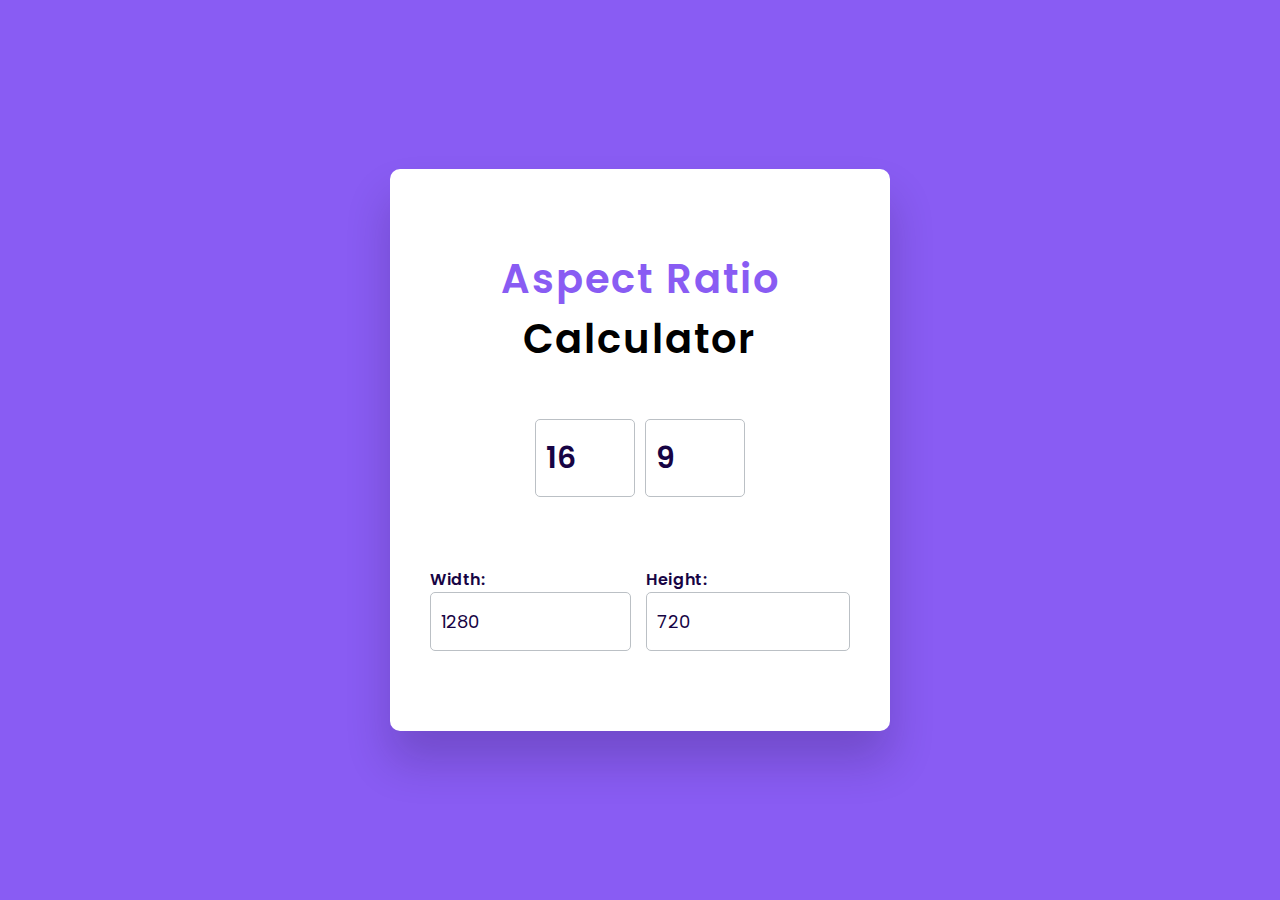
<file: VS Code/JS_HTML_CSS_Projects/Aspect Ratio Calc/index.html>
<!DOCTYPE html>
<html lang="en">

<head>
    <meta charset="UTF-8">
    <meta http-equiv="X-UA-Compatible" content="IE=edge">
    <meta name="viewport" content="width=device-width, initial-scale=1.0">
    <link rel="stylesheet" href="style.css">
    <title>Day #9 - Aspect Ratio Calculator | AsmrProg</title>
</head>

<body>

    <div class="container">
        <h2>
            <span>Aspect Ratio</span>
            Calculator
        </h2>
        <div class="wrapper-1">
            <input type="number" id="ratio-width" value="16">
            <input type="number" id="ratio-height" value="9">
        </div>
        <div class="box">
            <div class="wrapper-2">
                <label for="width">Width:</label>
                <input type="number" id="width" value="1280">
            </div>
            <div class="wrapper-3">
                <label for="height">Height:</label>
                <input type="number" id="height" value="720">
            </div>
        </div>
    </div>

    <script src="index.js"></script>
</body>

</html>
</file>
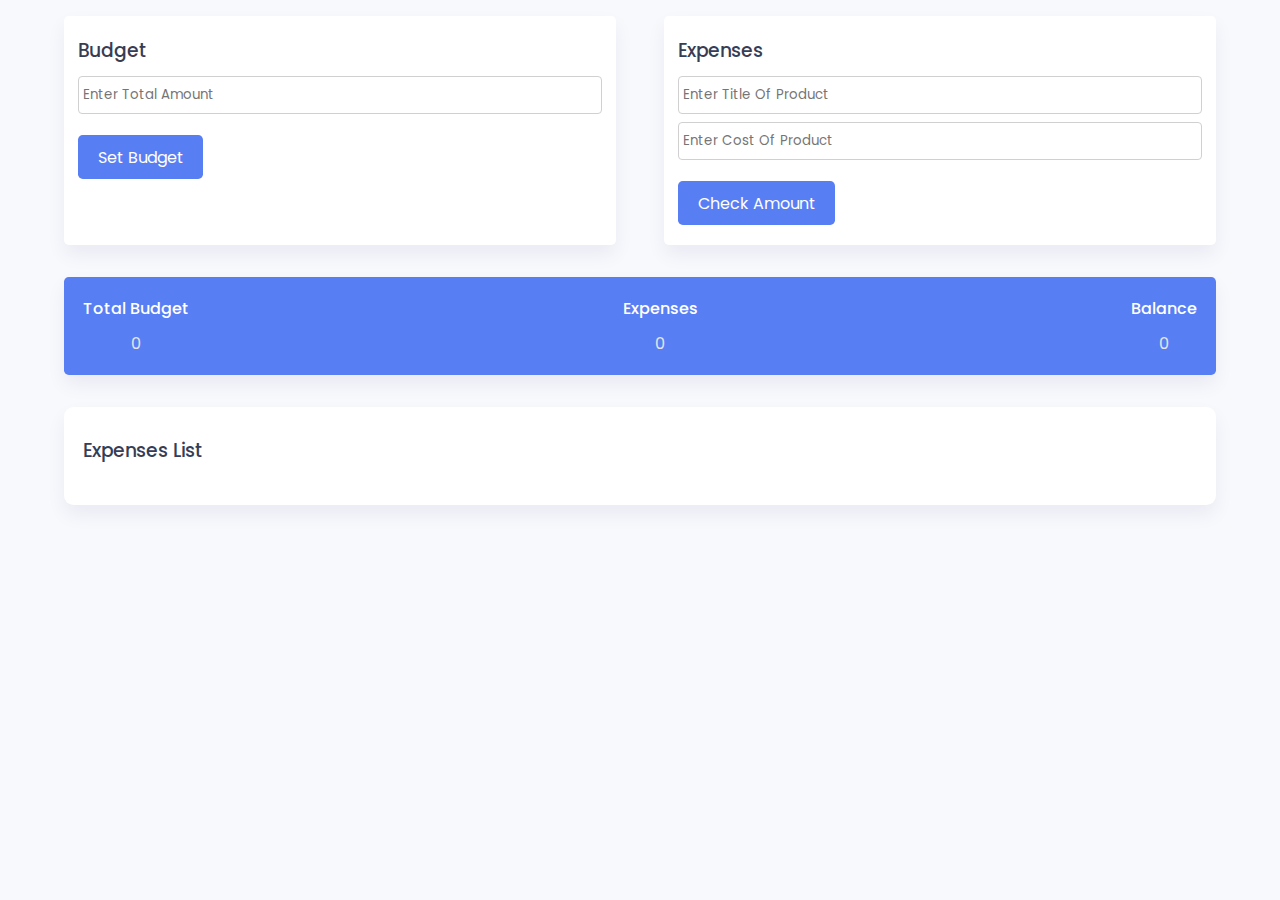
<file: VS Code/JS_HTML_CSS_Projects/Budget_App/index.html>
<!DOCTYPE html>
<html lang="en">

<head>
    <meta charset="UTF-8">
    <meta http-equiv="X-UA-Compatible" content="IE=edge">
    <meta name="viewport" content="width=device-width, initial-scale=1.0">
    <link rel="stylesheet" href="https://cdnjs.cloudflare.com/ajax/libs/font-awesome/6.3.0/css/all.min.css">
    <link rel="stylesheet" href="style.css">
    <title>Budget App</title>
</head>

<body>

    <div class="wrapper">
        <div class="container">
            <div class="sub-container">
                <div class="total-amount-container">
                    <h3>Budget</h3>
                    <p class="hide error" id="budget-error">
                        Value cannot be empty or negative
                    </p>
                    <input type="number" id="total-amount" placeholder="Enter Total Amount">
                    <button class="submit" id="total-amount-button">
                        Set Budget
                    </button>
                </div>

                <div class="user-amount-container">
                    <h3>Expenses</h3>
                    <p class="hide error" id="product-title-error">
                        Values cannot be empty
                    </p>
                    <input type="text" class="product-title" id="product-title" placeholder="Enter Title Of Product">
                    <input type="number" id="user-amount" placeholder="Enter Cost Of Product">
                    <button class="submit" id="check-amount">Check Amount</button>
                </div>
            </div>

            <div class="output-container flex-space">
                <div>
                    <p>Total Budget</p>
                    <span id="amount">
                        0
                    </span>
                </div>
                <div>
                    <p>Expenses</p>
                    <span id="expenditure-value">
                        0
                    </span>
                </div>
                <div>
                    <p>Balance</p>
                    <span id="balance-amount">
                        0
                    </span>
                </div>
            </div>
        </div>

        <div class="list">
            <h3>Expenses List</h3>
            <div class="list-container" id="list"></div>
        </div>

    </div>


    <script src="index.js"></script>
</body>

</html>
</file>
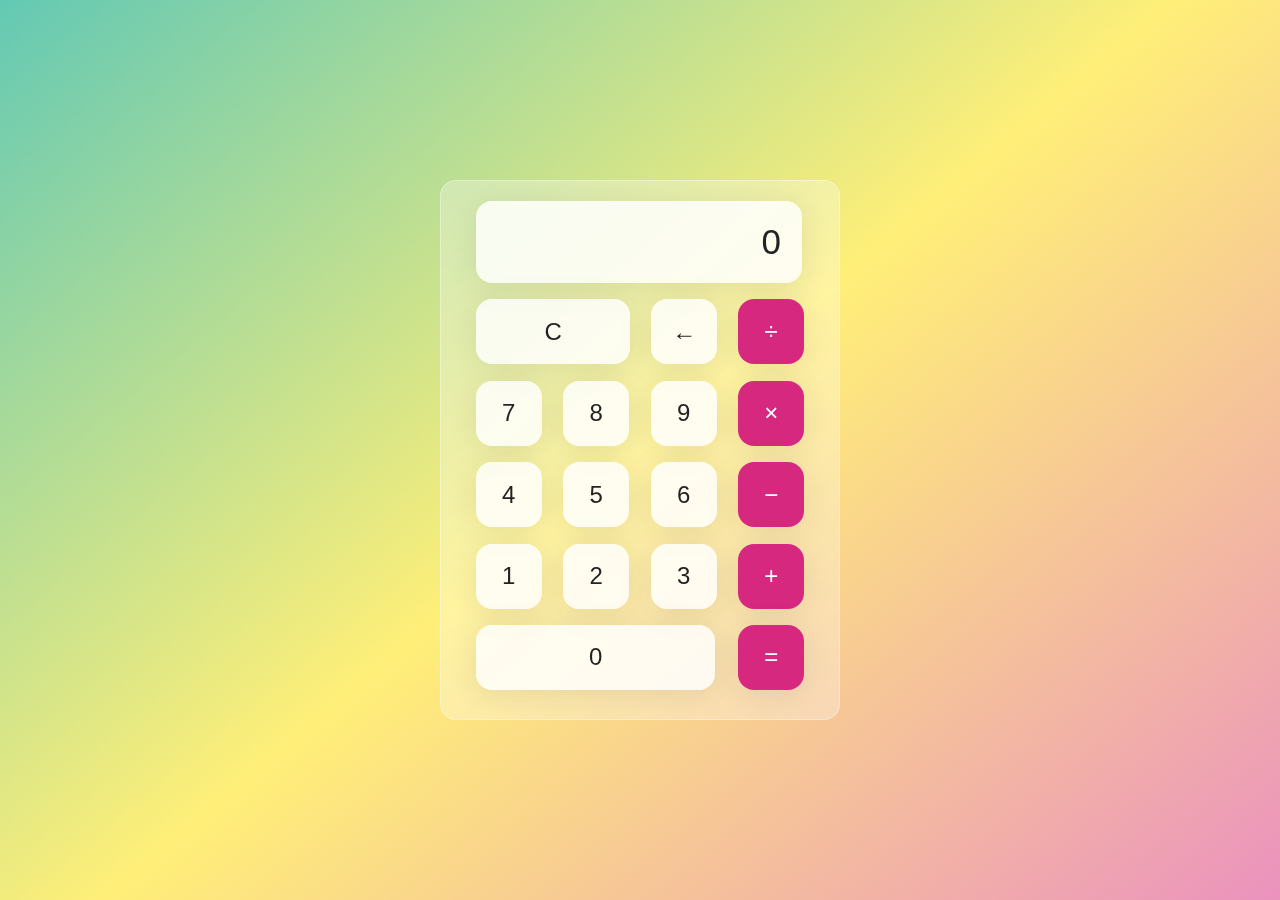
<file: VS Code/JS_HTML_CSS_Projects/Calculator/index.html>
<!DOCTYPE html>
<html lang="en">
<head>
    <meta charset="UTF-8">
    <meta http-equiv="X-UA-Compatible" content="IE=edge">
    <meta name="viewport" content="width=device-width, initial-scale=1.0">
    <link rel="stylesheet" href="style.css">    <title>Simple Calculator</title>
</head>
<body>

    <div class="wrapper">
        <section class="screen">
            0
        </section>

        <section class="calc-buttons">
            <div class="calc-button-row">
                <button class="calc-button double">
                    C
                </button>
                <button class="calc-button">
                    &larr;
                </button>
                <button class="calc-button">
                    &divide;
                </button>
            </div>

            <div class="calc-button-row">
                <button class="calc-button">
                    7
                </button>
                <button class="calc-button">
                    8
                </button>
                <button class="calc-button">
                    9
                </button>
                <button class="calc-button">
                    &times;
                </button>

            </div>

            <div class="calc-button-row">
                <button class="calc-button">
                    4
                </button>
                <button class="calc-button">
                    5
                </button>
                <button class="calc-button">
                    6
                </button>
                <button class="calc-button">
                    &minus;
                </button>
            </div>

            <div class="calc-button-row">
                <button class="calc-button">
                    1
                </button>
                <button class="calc-button">
                    2
                </button>
                <button class="calc-button">
                    3
                </button>
                <button class="calc-button">
                    &plus;
                </button>
            </div>

            <div class="calc-button-row">
                <button class="calc-button triple">
                    0
                </button>
                <button class="calc-button">
                    &equals;
                </button>
            </div>
            
        </section>
    </div>


    <script src="script.js"></script>
</body>
</html>
</file>
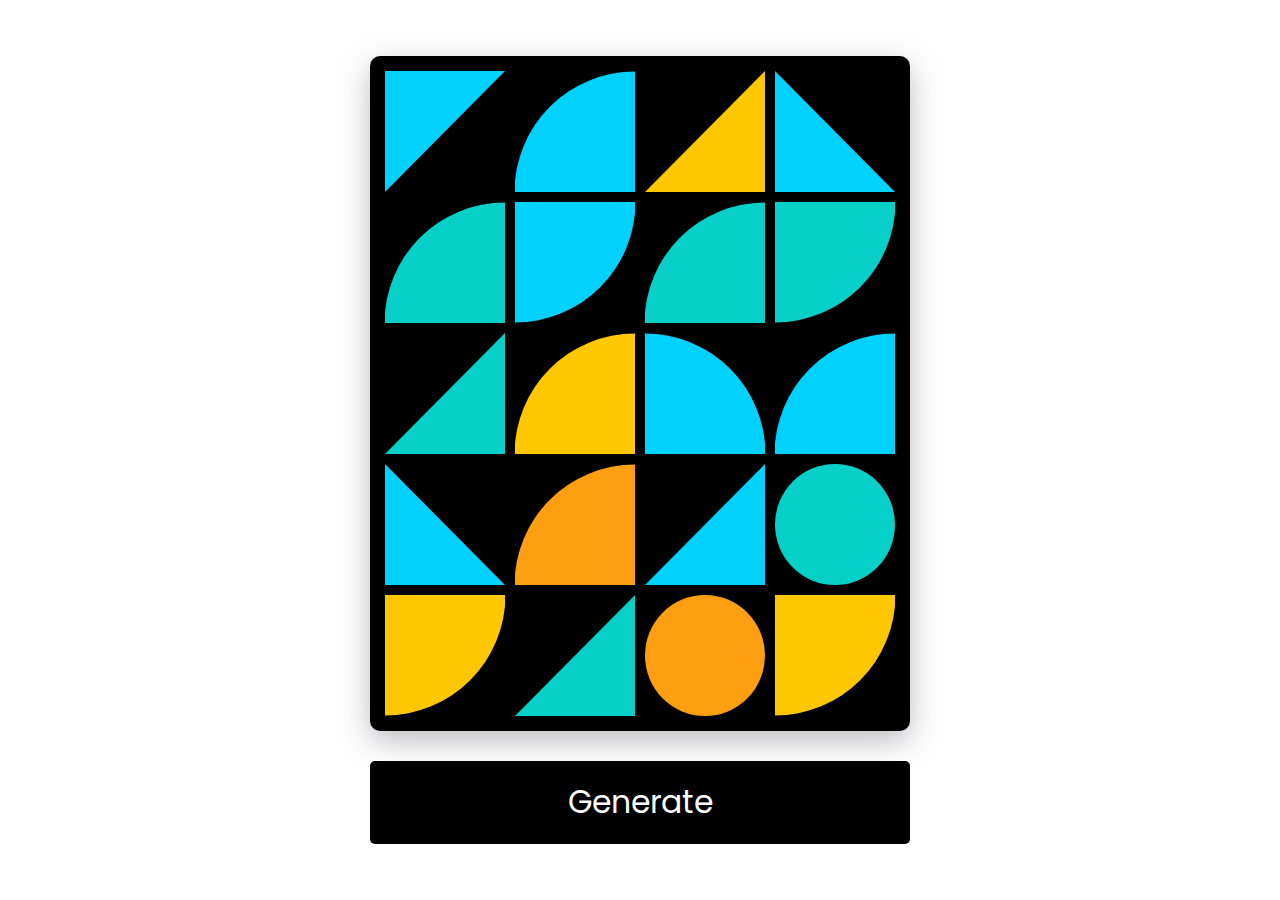
<file: VS Code/JS_HTML_CSS_Projects/Geometric_Art_Generator/index.html>
<!DOCTYPE html>
<html lang="en">

<head>
    <meta charset="UTF-8">
    <meta http-equiv="X-UA-Compatible" content="IE=edge">
    <meta name="viewport" content="width=device-width, initial-scale=1.0">
    <link rel="stylesheet" href="style.css">
    <title>Day #16 - GeoMetric Art Generator | AsmrProg</title>
</head>

<body>

    <div class="wrapper">
        <div class="container">
            <div></div>
            <div></div>
            <div></div>
            <div></div>
            <div></div>
            <div></div>
            <div></div>
            <div></div>
            <div></div>
            <div></div>
            <div></div>
            <div></div>
            <div></div>
            <div></div>
            <div></div>
            <div></div>
            <div></div>
            <div></div>
            <div></div>
            <div></div>
        </div>
        <button id="btn">Generate</button>
    </div>


    <script src="index.js"></script>
</body>

</html>
</file>
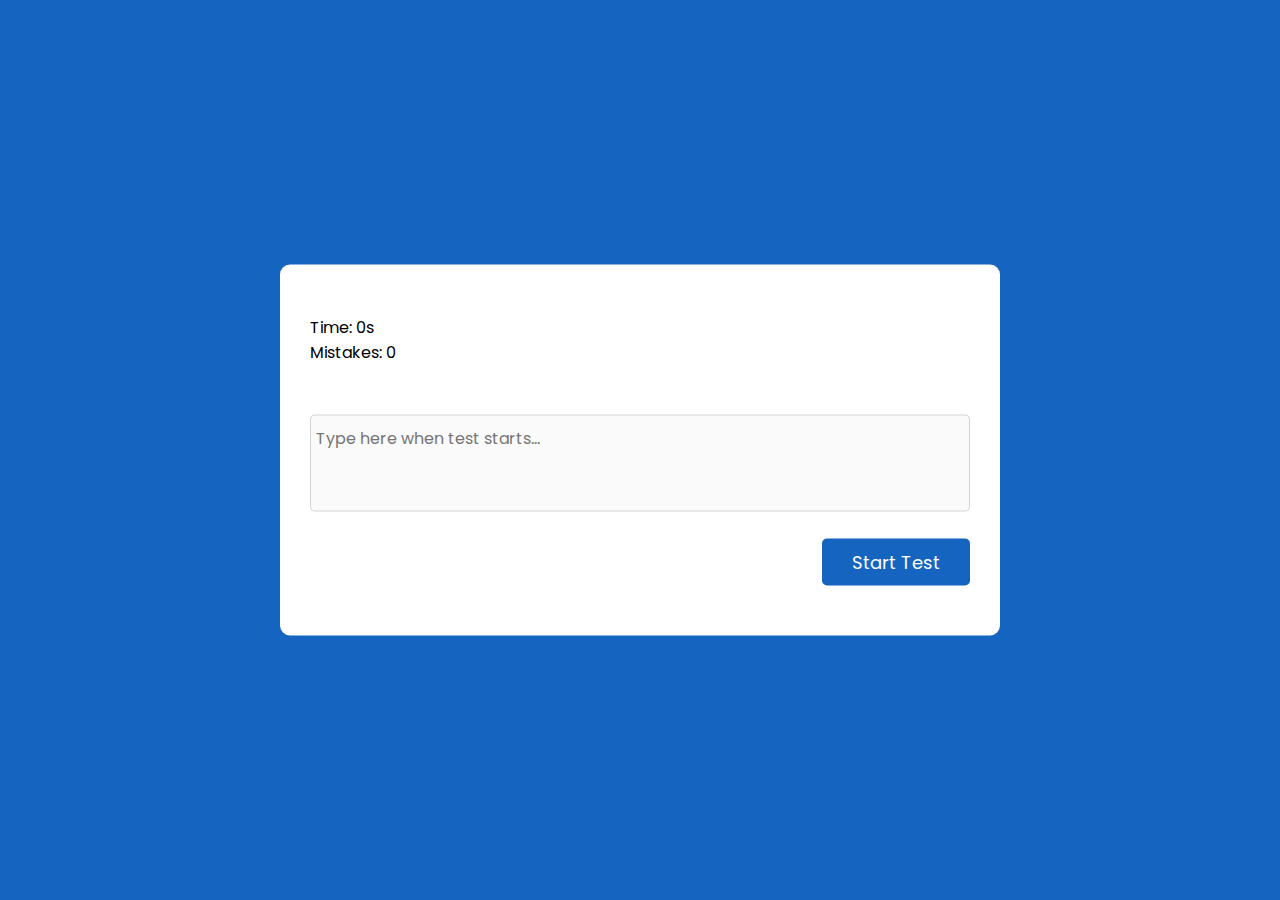
<file: VS Code/JS_HTML_CSS_Projects/JS_Type_Test/index.html>
<!DOCTYPE html>
<html lang="en">

<head>
    <meta charset="UTF-8">
    <meta http-equiv="X-UA-Compatible" content="IE=edge">
    <meta name="viewport" content="width=device-width, initial-scale=1.0">
    <link rel="stylesheet" href="style.css">
    <title>JS Type Test</title>
</head>

<body>
   
    <div class="container">
        <div class="class">
            <p>Time: <span id="timer">0s</span></p>
            <p>Mistakes: <span id="mistakes">0</span></p>
        </div>
        <div id="quote" onmousedown="return false"onselectstart="return false"></div>

        <textarea id="quote-input" rows="3"placeholder="Type here when test starts..."></textarea>

        <button id="start-test" onclick="startTest()">Start Test</button>
        <button id="stop-test" onclick="displayResults()">Stop Test</button>

        <div class="result">
            <h3>Result</h3>
            <div class="wrapper">
                <p>Accuracy: <span id="accuracy"></span></p>
                <p>Speed: <span id="wpm"></span></p>
            </div>
        </div>
    </div>

    
    <script src="index.js"></script>
</body>
</html>
</file>
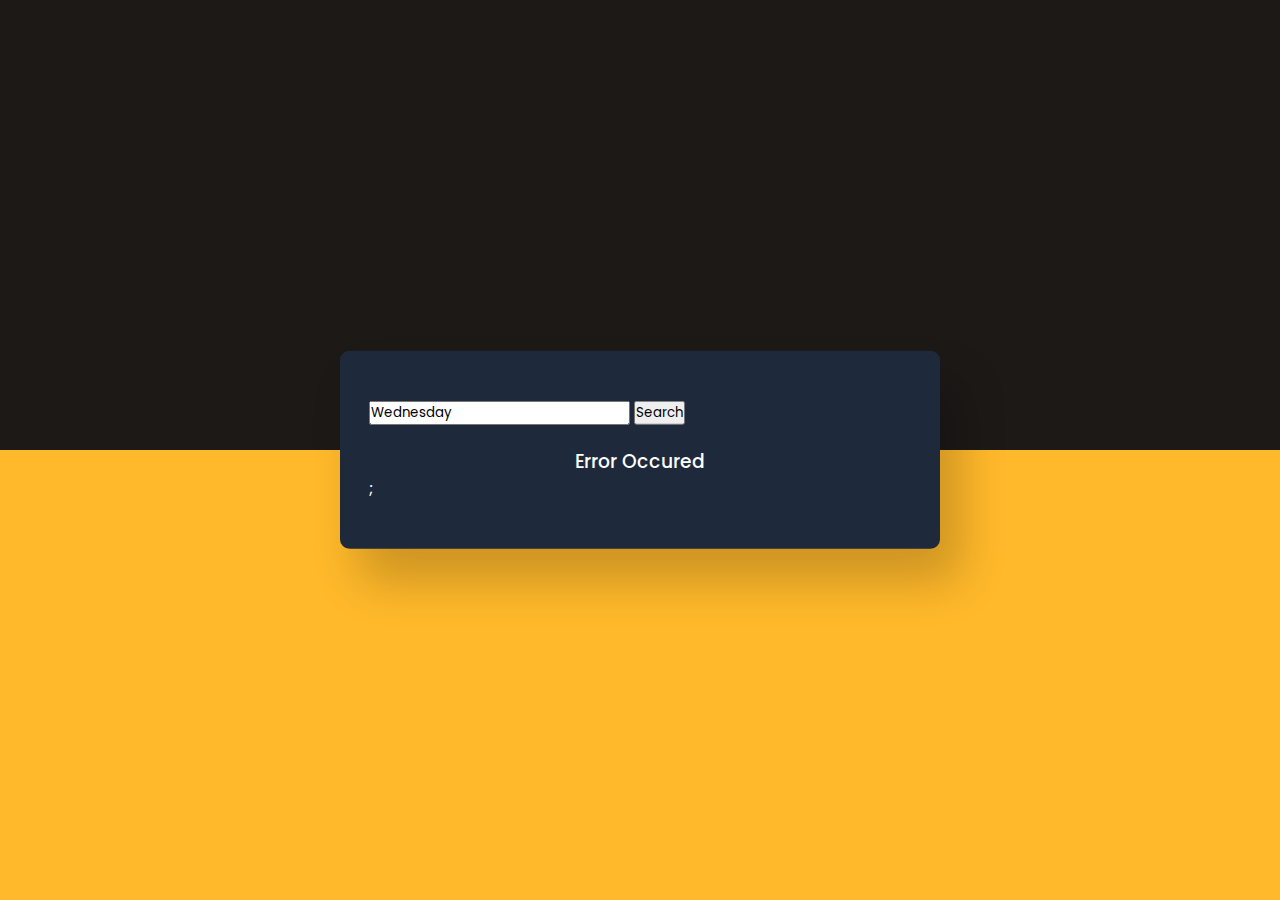
<file: VS Code/JS_HTML_CSS_Projects/Movie Guide/index.html>
<!DOCTYPE html>
<html lang="en">

<head>
    <meta charset="UTF-8">
    <meta http-equiv="X-UA-Compatible" content="IE=edge">
    <meta name="viewport" content="width=device-width, initial-scale=1.0">
    <link rel="stylesheet" href="style.css">
    <title>Movie Guide</title>
</head>

<body>

    <div class="container">
        <div class="search-containers">
            <input type="text" id="movie-name" placeholder="Enter movie name here..." value="Wednesday">
            <button id="search-btn">Search</button>
        </div>
       <dic id="result"></dic>
    </div>

    
    
    <script src="key.js"></script>
    <script src="index.js"></script>
    
</body>

</html>
</file>
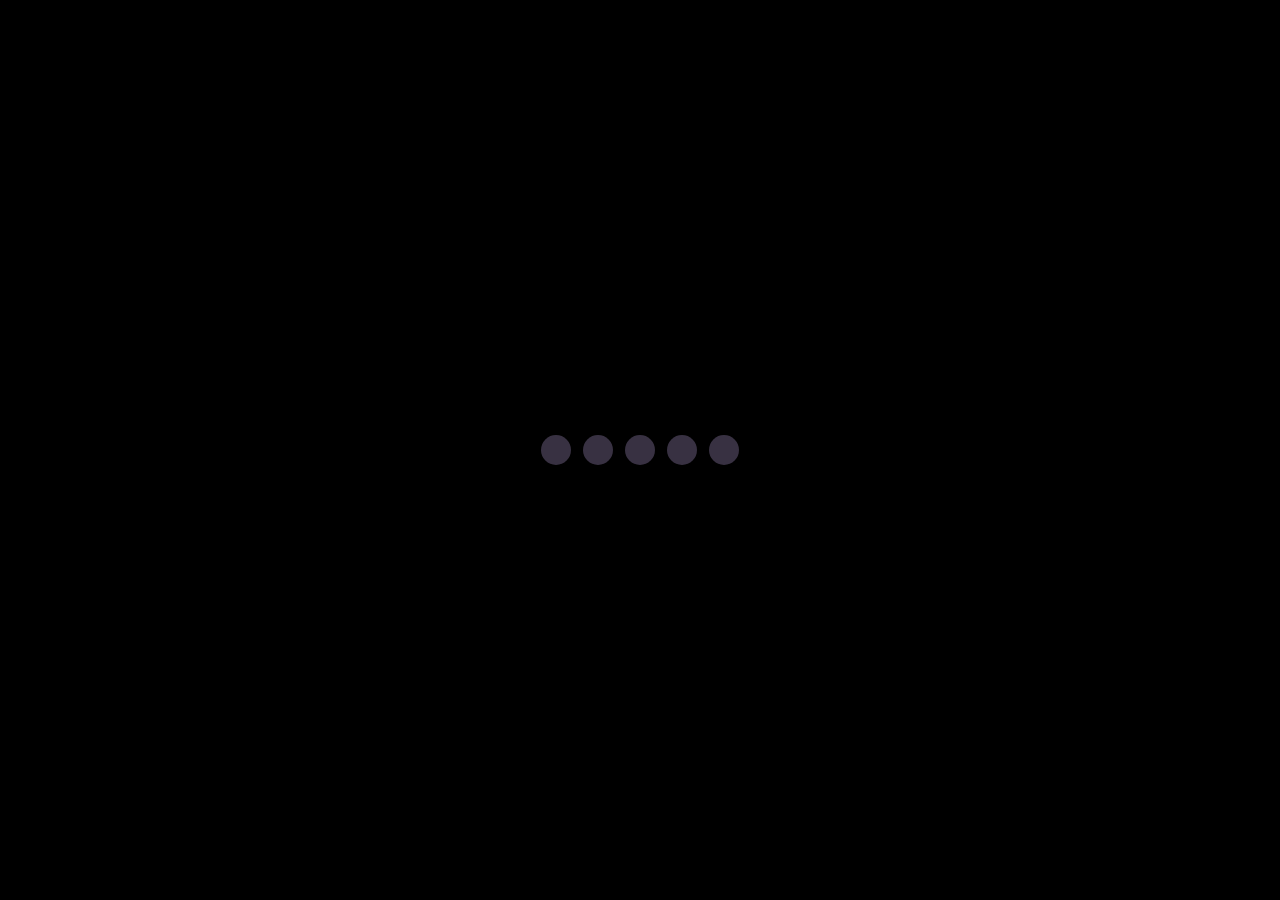
<file: VS Code/JS_HTML_CSS_Projects/Simple_Dot/index.html>
<!DOCTYPE html>
<html lang="en">

<head>
    <meta charset="UTF-8">
    <meta http-equiv="X-UA-Compatible" content="IE=edge">
    <meta name="viewport" content="width=device-width, initial-scale=1.0">
    <link rel="stylesheet" href="style.css">
    <title>Simple Dot</title>
</head>

<body>

    <div class="pager">
        <button><span></span></button>
        <button><span></span></button>
        <button><span></span></button>
        <button><span></span></button>
        <button><span></span></button>
    </div>
    
</body>

</html>
</file>
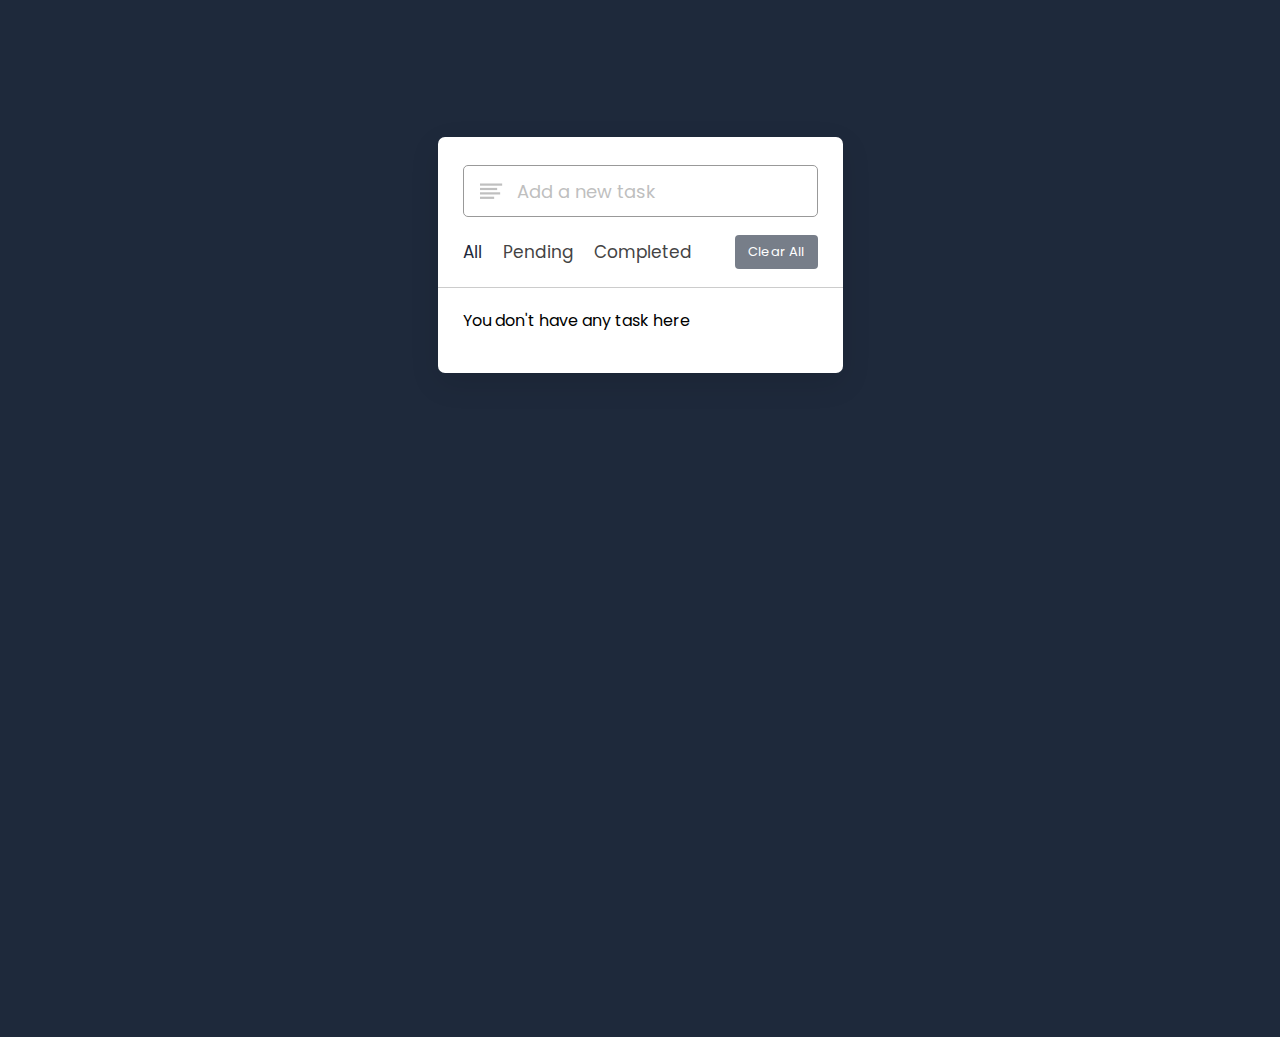
<file: VS Code/JS_HTML_CSS_Projects/To_Do_List/index.html>
<!DOCTYPE html>
<html lang="en">

<head>
    <meta charset="UTF-8">
    <meta http-equiv="X-UA-Compatible" content="IE=edge">
    <link rel="stylesheet" href="https://unicons.iconscout.com/release/v4.0.0/css/line.css">
    <link rel="stylesheet" href="style.css">
    <meta name="viewport" content="width=device-width, initial-scale=1.0">
    <title>To Do List</title>
</head>

<body>

    <div class="wrapper">
        <div class="task-input">
            <img src="bars-icon.svg">
            <input type="text" placeholder="Add a new task">
        </div>

        <div class="controls">
            <div class="filters">
                <span id="all" class="active">
                    All
                </span>
                <span id="pending">Pending</span>
                <span id="completed">Completed</span>
            </div>
            <button class="clear-btn">Clear All</button>
        </div>
        <ul class="task-box"></ul>
    </div>

    <script src="index.js"></script>
</body>

</html>
</file>
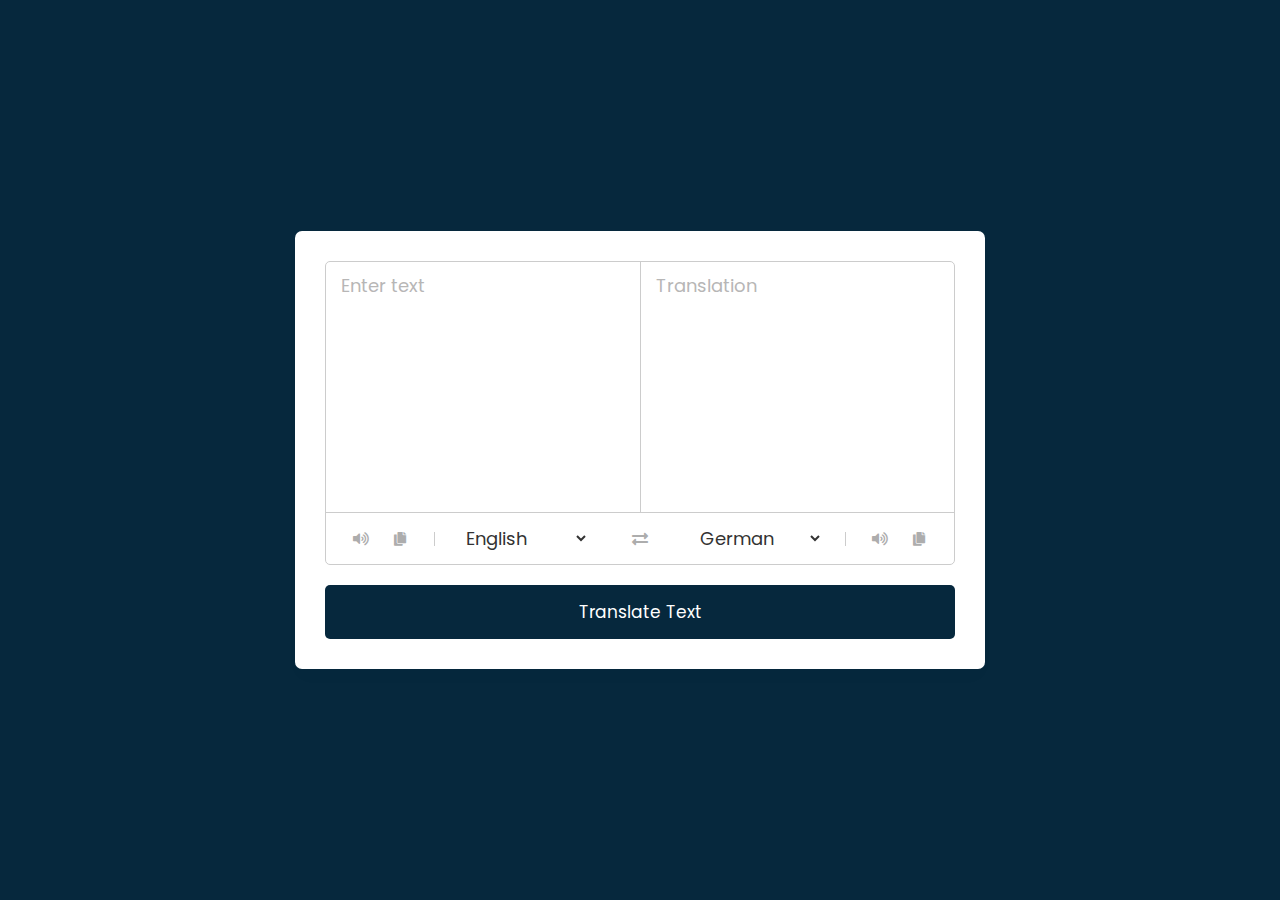
<file: VS Code/JS_HTML_CSS_Projects/Translator/index.html>
<!DOCTYPE html>
<html lang="en" dir="ltr">

<head>
  <meta charset="utf-8">
  <title>Language Translator | CodingNepal</title>
  <link rel="stylesheet" href="style.css">
  <meta name="viewport" content="width=device-width, initial-scale=1.0">
  <!-- Font Awesome CDN Link for Icons -->
  <link rel="stylesheet" href="https://cdnjs.cloudflare.com/ajax/libs/font-awesome/5.15.3/css/all.min.css" />
</head>

<body>
  <div class="container">
    <div class="wrapper">
      <div class="text-input">
        <textarea spellcheck="false" class="from-text" placeholder="Enter text"></textarea>
        <textarea spellcheck="false" readonly disabled class="to-text" placeholder="Translation"></textarea>
      </div>
      <ul class="controls">
        <li class="row from">
          <div class="icons">
            <i id="from" class="fas fa-volume-up"></i>
            <i id="from" class="fas fa-copy"></i>
          </div>
          <select></select>
        </li>
        <li class="exchange"><i class="fas fa-exchange-alt"></i></li>
        <li class="row to">
          <select></select>
          <div class="icons">
            <i id="to" class="fas fa-volume-up"></i>
            <i id="to" class="fas fa-copy"></i>
          </div>
        </li>
      </ul>
    </div>
    <button>Translate Text</button>
  </div>

  <script src="js/countries.js"></script>
  <script src="js/script.js"></script>

</body>

</html>
</file>
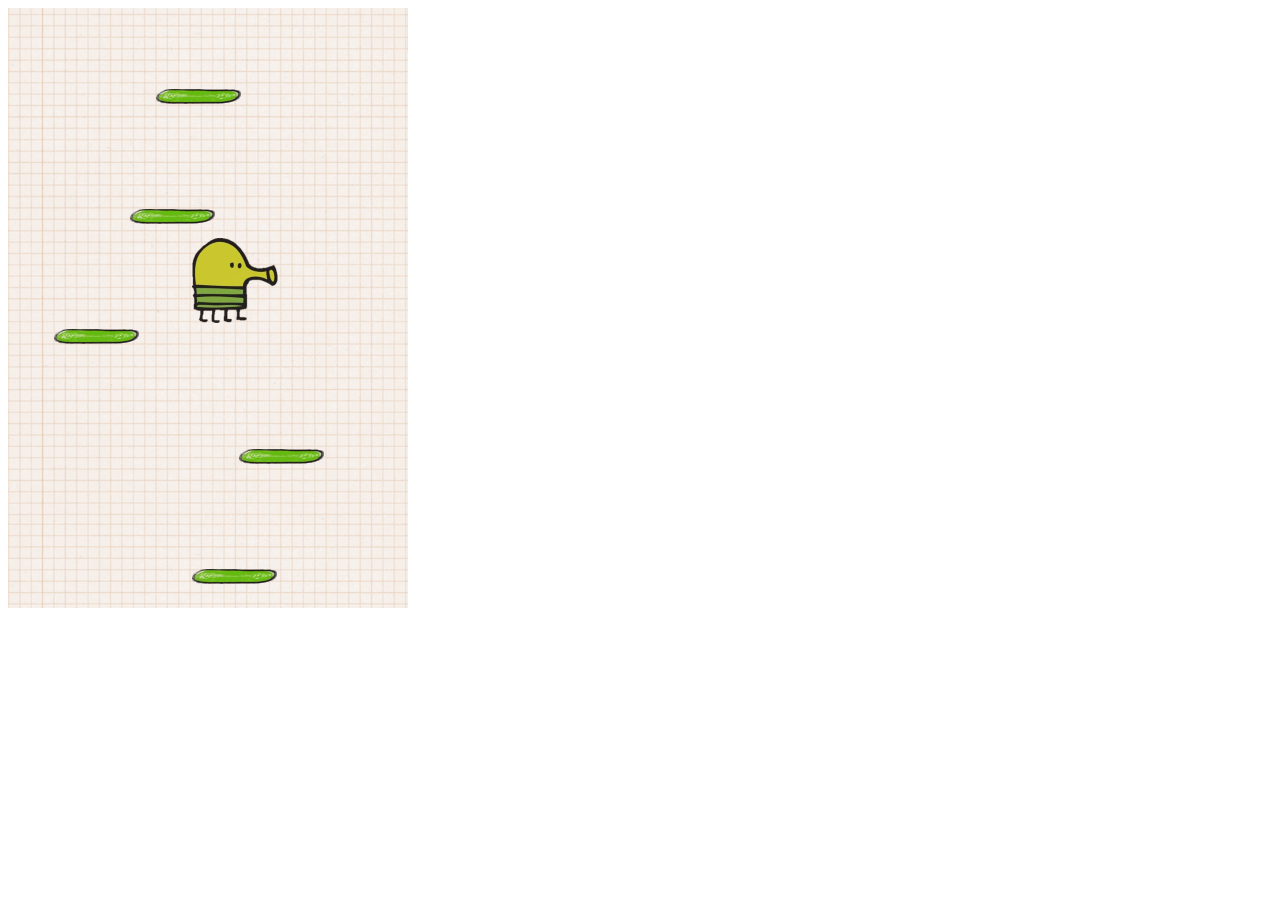
<file: VS Code/JS_HTML_CSS_Projects/SimpleGames/Doodle/index.html>
<!DOCTYPE html>
<html lang="en" dir="ltr">
  <head>
    <meta charset="utf-8">
    <script src="index.js" charset="utf-8"></script>
    <link rel="stylesheet" href="style.css"></link>
    <title>Doodle Jump</title>
  </head>
  <body>

    <div class="grid">

    </div>

  </body>
</html>
</file>
<file: VS Code/JS_HTML_CSS_Projects/Aspect Ratio Calc/style.css>
@import url('https://fonts.googleapis.com/css2?family=Poppins:wght@300;400;500;600&display=swap');

*{
    padding: 0;
    margin: 0;
    box-sizing: border-box;
    font-family: 'Poppins', sans-serif;
}

body{
    background-color: #895cf3;
}

.container{
    width: 500px;
    background: #fff;
    padding: 80px 40px;
    position: absolute;
    transform: translate(-50%, -50%);
    top: 50%;
    left: 50%;
    border-radius: 10px;
    box-shadow: 0 30px 45px rgba(18, 8, 39, 0.2);
}

h2{
    text-align: center;
    font-size: 40px;
    font-weight: 600;
    letter-spacing: 2px;
}

h2 span{
    color: #895cf3;
}

.wrapper-1{
    display: flex;
    align-items: center;
    justify-content: center;
    margin: 50px 0 70px 0;
    gap: 10px;
}

.wrapper-1 input{
    width: 100px;
    font-size: 30px;
    font-weight: 600;
}

input{
    padding: 15px 10px;
    border: 1px solid #bbc0c5;
    border-radius: 5px;
    color: #170444;
    outline: none;
}

input:focus{
    border: 2px solid #895cf3;
}

label{
    color: #170444;
    font-weight: 600;
    letter-spacing: 0.6px;
}

.box{
    display: flex;
    justify-content: space-between;
    gap: 15px;
}

.wrapper-2 input, .wrapper-3 input{
    width: 100%;
    font-size: 18px;
}
</file>
<file: VS Code/JS_HTML_CSS_Projects/Budget_App/style.css>
@import url('https://fonts.googleapis.com/css2?family=Poppins:wght@300;400;500;600;700&display=swap');

*{
    padding: 0;
    margin: 0;
    box-sizing: border-box;
    font-family: 'Poppins', sans-serif;
}

body{
    background-color: #f7f9fd;
}

.wrapper {
    width: 90%;
    font-size: 16px;
    max-width: 43.753m;
    margin: 1em auto;
}

.container{
    width: 100%;
}

.sub-container{
    width: 100%;
    display: grid;
    grid-template-columns: 1fr 1fr;
    gap: 3em;
}

.flex{
    display: flex;
    align-items: center;
}

.flex-space{
    display: flex;
    justify-content: space-between;
    align-items: center;
}

.wrapper h3{
    color: #363d55;
    font-weight: 500;
    margin-bottom: 0.6em;
}

.container input{
    display: block;
    width: 100%;
    padding: 0.6em 0.3em;
    border: 1px solid #d0d0d0;
    border-radius: 0.3em;
    color: #414a67;
    outline: none;
    font-weight: 400;
    margin-bottom: 0.6em;
}

.container input:focus{
    border-color: #587ef4;
}

.total-amount-container, .user-amount-container{
    background: #fff;
    padding: 1.25em 0.9em;
    border-radius: 0.3em;
    box-shadow: 0 0.6em 1.2em rgba(28, 0, 80, 0.06);
}

.output-container{
    background-color: #587ef4;
    color: #fff;
    border-radius: 0.3em;
    box-shadow: 0 0.6em 1.2em rgba(28, 0, 80, 0.06);
    margin: 2em 0;
    padding: 1.2em;
}

.output-container p{
    font-weight: 500;
    margin-bottom: 0.6em;
}

.output-container span{
    display: block;
    text-align: center;
    font-weight: 400;
    color: #e5e5e5;
}

.submit{
    font-size: 1em;
    margin-top: 0.8em;
    background-color: #587ef4;
    border: none;
    outline: none;
    color: #fff;
    padding: 0.6em 1.2em;
    border-radius: 0.3em;
    cursor: pointer;
}

.list{
    background-color: #fff;
    padding: 1.8em 1.2em;
    box-shadow: 0 0.6em 1.2em rgba(28, 0, 80, 0.06);
    border-radius: 0.6em;
}

.sublist-content{
    width: 100%;
    border-left: 0.3em solid #587ef4;
    margin-bottom: 0.6em;
    padding: 0.5em 1em;
    display: grid;
    grid-template-columns: 3fr 2fr 1fr 1fr;
}

.product{
    font-weight: 500;
    color: #363d55;
}

.amount{
    color: #414a67;
    margin-left: 20%;
}

.icons-container{
    width: 5em;
    margin: 1.2em;
    align-items: center;
}

.product-title{
    margin-bottom: 1em;
}

.hide{
    display: none;
}

.error{
    color: #ff465a;
}

.edit{
    margin-left: auto;
}

.edit, .delete{
    background: transparent;
    cursor: pointer;
    margin-right: 1.5em;
    border: none;
    color: #587ef4;
}

@media screen and (max-width: 600px) {
    .wrapper{
        font-size: 14px;
    }

    .sub-container{
        grid-template-columns: 1fr;
        gap: 1em;
    }
}
</file>
<file: VS Code/JS_HTML_CSS_Projects/Calculator/style.css>
html{
    box-sizing: border-box;
    height: 100%;
    }
*,
*::before,
*::after{
    box-sizing: inherit;
    margin: 0;
    padding: 0;
}

body{
    align-items: center;
    background: linear-gradient(320deg, #eb92be, #ffef78,#63c9b4);
    display: flex;
    font-family: 'Dosis' , sans-serif;
    font-display: swap;
    height: inherit;
    justify-content: center;
}

.wrapper{
    backdrop-filter: blur(5.5px);
    -webkit-backdrop-filter: blur(5.5px);
    border-radius: 16px;
    box-shadow: 0 4px 30 px rgba(35, 35, 35, 0.1);
    color: #232323;
    backdrop-filter: blur(4px);
    -webkit-backdrop-filter: blur(4px);
    background: rgba(255, 255, 255, 0.30);
    border: 1px solid rgba(255, 255, 255, 0.34);
    flex-basis: 400px;
    height: 540px;
    padding: 20px 35px;
}

.screen{
    backdrop-filter: blur(5.5px);
    -webkit-backdrop-filter: blur(5.5px);
    background: rgba(255, 255, 255, 0.75);
    border: 1px solid rgba(255, 255, 255, 0.01);
    border-radius: 16px;
    box-shadow: 0 4px 30px rgba(35, 35, 35, 0.1);
    color: #232323;
    font-size: 35px;
    overflow: auto;
    padding: 20px;
    text-align: right;
    width: 326px;
}

.calc-button-row{
    display: flex;
    justify-content: space-between;
    margin: 5% 0;
}

.calc-button{
    backdrop-filter: blur(5.5px);
    -webkit-backdrop-filter: blur(5.5px);
    background: rgba(255, 255, 255, 0.75);
    border: 1px solid rgba(255, 255, 255, 0.01);
    border-radius: 16px;
    box-shadow: 0 4px 30px rgba(35, 35, 35, 0.1);
    color: #232323;
    flex-basis: 20%;
    font-family: inherit;
    font-size: 24px;
    height: 65px;
}

.calc-button:last-child{
    backdrop-filter: blur(5.5px);
    -webkit-backdrop-filter: blur(5.5px);
    background: rgba(255, 255, 255, 0.75);
    border: 1px solid rgba(255, 255, 255, 0.01);
    border-radius: 16px;
    box-shadow: 0 4px 30px rgba(35, 35, 35, 0.1);
    color: #fff;
    background: #d72880;
}

.calc-button:last-child:hover{
    background-color: inherit;
    color: inherit;
}

.calc-button:hover{
    background-color: inherit;
}

.calc-button:active{
    background-color: #ffef78;
}

.double{
    flex-basis: 47%;    
}

.triple{
    flex-basis: 73%;
}
</file>
<file: VS Code/JS_HTML_CSS_Projects/Geometric_Art_Generator/style.css>
@import url('https://fonts.googleapis.com/css2?family=Poppins:wght@300;400;500;600;700&display=swap');

*{
    padding: 0;
    margin: 0;
    box-sizing: border-box;
}

.wrapper{
    position: absolute;
    transform: translate(-50%, -50%);
    left: 50%;
    top: 50%;
}

.container{
    background-color: #000;
    height: calc(15vmin * 5);
    width: calc(15vmin * 4);
    display: grid;
    grid-template-columns: repeat(4, 1fr);
    padding: 15px;
    gap: 10px;
    border-radius: 10px;
    box-shadow: 0 10px 30px rgba(90, 90, 100, 0.4);
}

.container div{
    position: relative;
    height: 100%;
    width: 100%;
}

button{
    width: 100%;
    margin-top: 30px;
    background-color: #000;
    padding: 18px 0;
    color: #fff;
    border: none;
    outline: none;
    cursor: pointer;
    font-family: 'Poppins', sans-serif;
    font-size: 3.5vmin;
    border-radius: 5px;
}

.quad-circle-1{
    clip-path: circle(100% at 0 0);
}
.quad-circle-2{
    clip-path: circle(100% at 100% 0);
}
.quad-circle-3{
    clip-path: circle(100% at 100% 100%);
}

.quad-circle-4{
    clip-path: circle(100% at 0 100%);
}

.triangle-1{
    clip-path: polygon(0 0, 0% 100%, 100% 0);
}

.triangle-2{
    clip-path: polygon(0 0, 100% 0%, 100% 100%);
}

.triangle-3{
    clip-path: polygon(0 100%, 100% 0%, 100% 100%);
}

.triangle-4{
    clip-path: polygon(0 0, 0% 100%, 100% 100%);
}

.circle{
    border-radius: 50%;
}
</file>
<file: VS Code/JS_HTML_CSS_Projects/JS_Type_Test/style.css>
@import url('https://fonts.googleapis.com/css2?family=Poppins:wght@300;400;500;600;700&display=swap');

*{
    margin: 0;
    padding: 0;
    box-sizing: border-box;
    font-family: 'Poppins', sans-serif;
}

body{
    background-color: #1565c0;
}

.container{
    width: 80vmin;
    padding: 50px 30px;
    background-color: #fff;
    position: absolute;
    transform: translate(-50%, -50%);
    top: 50%;
    left: 50%;
    border-radius: 10px;
    box-shadow: 0 20 px 40px rgba(0, 0, 0, 0.15);
}

.stats{
    text-align: right;
    font-size: 18px;
    margin-bottom: 30px;
}

.stats span{
    font-weight: 600;
}

#quote{
    text-align: justify;
    margin: 50px 0 30px 0;
}

textarea{
    resize: none;
    width: 100%;
    border-radius: 5px;
    padding: 10px 5px;
    font-size: 16px;
}

button{
    float: right;
    margin-top: 20px;
    background-color: #1565c0;
    color: #fff;
    border: none;
    padding: 10px 30px;
    border-radius: 5px;
    font-size: 18px;
}

.result{
    margin-top: 40px;
    display: none;
}

.result h3{
    text-align: center;
    margin-bottom: 20px;
    font-size: 22px;
}

.wrapper{
    display: flex;
    justify-content: space-around;
}

.wrapper span{
    font-weight: 600;
}

.success{
    color: #44b267;
}

.fail{
    color: #e81c4e;
}
</file>
<file: VS Code/JS_HTML_CSS_Projects/Movie Guide/style.css>
@import url('https://fonts.googleapis.com/css2?family=Poppins:wght@300;500;600;700&display=swap');

*{
    margin: 0;
    padding: 0;
    box-sizing: border-box;
    font-family: 'Poppins', sans-serif;
}

body{
    height: 100vh;
    background: linear-gradient(#1c1917 50%, #ffb92a 50%);
}

.container{
    font-size: 16px;
    width: 90vw;
    max-width: 37.5em;
    padding: 3em 1.8em;
    background-color: #1e293b;
    position: absolute;
    transform: translate(-50%, -50%);
    top: 50%;
    left: 50%;
    border-radius: 0.6em;
    box-shadow: 1.2em 2em 3em rgba(0, 0, 0, 0.2);
}

.search-container{
    display: grid;
    grid-template-columns: 9fr 3fr;
    gap: 1.2em;
}

.search-container input, .search-container button{
    font-size: 0.9em;
    outline: none;
    border-radius: 0.3em;
}

.search-container input{
    background-color: transparent;
    border:  1px solid #a0a0a0;
    color: #fff;
    padding: 0.7em;
}

.search-container input:focus{
    background-color: #fff;
}

.search-container button{
    background-color: #ffb92a;
    border: none;
    cursor: pointer;
}

#result{
    color: #fff;
}

.info{
    position: relative;
    display: grid;
    grid-template-columns: 4fr 8fr;
    margin-top: 1.2em;
}

.poster{
    width: 100%;
}

h2{
    text-align: center;
    font-size: 1.5em;
    font-weight: 600;
    letter-spacing: 0.06em;
}

.rating{
    display: flex;
    align-items: center;
    justify-content: center;
    gap: 0.6em;
    margin: 0.6em 0 0.9em 0;
}

.rating img{
    width: 1.2em;
}

.rating h4{
    display:  inline-block;
    font-size: 1.1em;
    font-weight: 500;
}

.details{
    display: flex;
    font-size: 0.95em;
    gap: 1em;
    justify-content: center;
    color: #a0a0a0;
    margin: 0.6em 0;
    font-weight: 300;
}

.genre{
    display: flex;
    justify-content: space-around;
}

.genre div{
    border: 1px solid #a0a0a0;
    font-size:  0.75em;
    padding: 0.4em 1.6em;
    border-radius:  0.4em;
    font-weight: 300;
}

h3{
    font-weight: 500;
    margin-top: 1.2em;
}

p{
    font-size:  0.9em;
    font-weight: 300;
    line-height: 1.8em;
    text-align: justify;
    color: #a0a0a0;
}

.msg{
    text-align: center;
}

@media screen and (max-width: 600px) {
    .container{
        font-size: 14px;
    }
    .poster{
        margin: auto;
        width: auto;
        max-height: 10.8em;
    }

    .info{
        grid-template-columns: 1fr;
 
    }
}
</file>
<file: VS Code/JS_HTML_CSS_Projects/Simple_Dot/style.css>
body{
    margin: 0;
    display: grid;
    place-items: center;
    background: #000;
}

html, body{
    height: 100%;
}

.pager{
    width: 250px;
    display: flex;
    align-items: center;
    justify-content: center;
}

.pager button{
    flex: 0 0 42px;
    height: 42px;
    border: 0;
    padding: 6px;
    background: transparent;
    cursor: pointer;
    transition: 0.4s;
}

.pager button span{
    display: block;
    height: 30px;
    width: 100%;
    border-radius: 15px;
    background: #383142;
    transition: 0.4s;
}

.pager button:focus{
    flex: 0 0 80px;
}

.pager button:focus span{
    background: #00c853;
}
</file>
<file: VS Code/JS_HTML_CSS_Projects/To_Do_List/style.css>
@import url('https://fonts.googleapis.com/css2?family=Poppins:wght@400;500;600;700&display=swap');

*{
    margin: 0;
    padding: 0;
    box-sizing: border-box;
    font-family: 'Poppins', sans-serif;
}

body{
    width: 100%;
    height: 100vh;
    overflow: hidden;
    background: #1e293b;
}

::selection{
    color: #fff;
    background: #1e293b;
}

.wrapper{
    max-width: 405px;
    background: #fff;
    margin: 137px auto;
    padding: 28px 0 30px;
    border-radius: 7px;
    box-shadow: 0 10px 30px rgba(0, 0, 0, 0.1);
}

.task-input{
    height: 52px;
    padding: 0 25px;
    position: relative;
}

.task-input img{
    top: 50%;
    position: absolute;
    transform: translate(17px, -50%);
}

.task-input input{
    height: 100%;
    width: 100%;
    outline: none;
    font-size: 18px;
    border-radius: 5px;
    padding: 0 20px 0 53px;
    border: 1px solid #999;
}

.task-input input:focus, .task-input input.active{
    padding-left: 52px;
    border: 2px solid #1e293b;
}

.task-input input::placeholder{
    color: #bfbfbf;
}

.controls, li{
    display: flex;
    align-items: center;
    justify-content: space-between;
}

.controls{
    padding: 18px 25px;
    border-bottom: 1px solid #ccc;
}

.filters span{
    margin: 0 8px;
    font-size: 17px;
    color: #444;
    cursor: pointer;
}

.filters span:first-child{
    margin-left: 0;
}

.filters span.active{
    color: #1e293b;
}

.controls .clear-btn{
    border: none;
    opacity: 0.6;
    outline: none;
    color: #fff;
    cursor: pointer;
    font-size: 13px;
    padding: 7px 13px;
    border-radius: 4px;
    background: #1e293b;
    letter-spacing: 0.3px;
    pointer-events: none;
    transition: transform 0.25s ease;
}

.clear-btn.active{
    opacity: 0.9;
    pointer-events: auto;
}

.clear-btn:active{
    transform: scale(0.93);
}

.task-box{
    margin-top: 20px;
    margin-right: 5px;
    padding: 0 20px 10px 25px;
}

.task-box.overflow{
    overflow-y: auto;
    max-height: 300px;
}

.task-box::-webkit-scrollbar{
    width: 5px;
}

.task-box::-webkit-scrollbar-track{
    background: #f1f1f1;
    border-radius: 25px;
}

.task-box::-webkit-scrollbar-thumb{
    background: #e6e6e6;
    border-radius: 25px;
}

.task-box .task{
    list-style: none;
    font-size: 17px;
    margin-bottom: 18px;
    padding-bottom: 16px;
    align-items: flex-start;
    border-bottom: 1px solid #ccc;
}

.task-box .task:last-child{
    margin-bottom: 0;
    border-bottom: 0;
    padding-bottom: 0;
}

.task-box .task label{
    display: flex;
    align-items: flex-start;
}

.task-box label input{
    margin-top: 7px;
    accent-color: #1e293b;
}

.task-box label p{
    user-select: none;
    margin-left: 12px;
    word-wrap: break-word;
}

.task label p.checked{
    text-decoration: line-through;
}

.task-box .settings{
    position: relative;
}

.settings :where(i, li){
    cursor: pointer;
}

.settings .task-menu{
    z-index: 10;
    right: -5px;
    bottom: -65px;
    padding: 5px 0;
    background: #fff;
    position: absolute;
    border-radius: 4px;
    transform: scale(0);
    transform-origin: top right;
    box-shadow: 0 0 6px rgba(0, 0, 0, 0.15);
    transition: transform 0.2s ease;
}

.task-box .task:last-child .task-menu{
    bottom: 0;
    transform-origin: bottom right;
}

.task-box .task:first-child .task-menu{
    bottom: -65px;
    transform-origin: top right;
}

.task-menu.show{
    transform: scale(1);
}

.task-menu li{
    height: 25px;
    font-size: 16px;
    margin-bottom: 2px;
    padding: 17px 15px;
    cursor: pointer;
    justify-content: flex-start;
}

.task-menu li:last-child{
    margin-bottom: 0;
}

.settings li:hover{
    background: #f5f5f5;
}

.settings li i{
    padding-right: 8px;
}

@media (max-width: 400px){
    body{
        padding: 0 10px;
    }

    .wrapper{
        padding: 20px 0;
    }

    .filters span{
        margin: 0 5px;
    }

    .task-input{
        padding: 0 20px;
    }

    .controls{
        padding: 18px 20px;
    }

    .task-box{
        margin-top: 20px;
        margin-right: 5px;
        padding: 0 15px 10px 20px;
    }

    .task label input{
        margin-top: 4px;
    }

}
</file>
<file: VS Code/JS_HTML_CSS_Projects/Translator/style.css>
/* Import Google Font - Poppins */
@import url('https://fonts.googleapis.com/css2?family=Poppins:wght@400;500;600;700&display=swap');

* {
  margin: 0;
  padding: 0;
  box-sizing: border-box;
  font-family: 'Poppins', sans-serif;
}

body {
  display: flex;
  align-items: center;
  justify-content: center;
  padding: 0 10px;
  min-height: 100vh;
  background: #06283D;
}

.container {
  max-width: 690px;
  width: 100%;
  padding: 30px;
  background: #fff;
  border-radius: 7px;
  box-shadow: 0 10px 20px rgba(0, 0, 0, 0.01);
}

.wrapper {
  border-radius: 5px;
  border: 1px solid #ccc;
}

.wrapper .text-input {
  display: flex;
  border-bottom: 1px solid #ccc;
}

.text-input .to-text {
  border-radius: 0px;
  border-left: 1px solid #ccc;
}

.text-input textarea {
  height: 250px;
  width: 100%;
  border: none;
  outline: none;
  resize: none;
  background: none;
  font-size: 18px;
  padding: 10px 15px;
  border-radius: 5px;
}

.text-input textarea::placeholder {
  color: #b7b6b6;
}

.controls,
li,
.icons,
.icons i {
  display: flex;
  align-items: center;
  justify-content: space-between;
}

.controls {
  list-style: none;
  padding: 12px 15px;
}

.controls .row .icons {
  width: 38%;
}

.controls .row .icons i {
  width: 50px;
  color: #adadad;
  font-size: 14px;
  cursor: pointer;
  transition: transform 0.2s ease;
  justify-content: center;
}

.controls .row.from .icons {
  padding-right: 15px;
  border-right: 1px solid #ccc;
}

.controls .row.to .icons {
  padding-left: 15px;
  border-left: 1px solid #ccc;
}

.controls .row select {
  color: #333;
  border: none;
  outline: none;
  font-size: 18px;
  background: none;
  padding-left: 5px;
}

.text-input textarea::-webkit-scrollbar {
  width: 4px;
}

.controls .row select::-webkit-scrollbar {
  width: 8px;
}

.text-input textarea::-webkit-scrollbar-track,
.controls .row select::-webkit-scrollbar-track {
  background: #fff;
}

.text-input textarea::-webkit-scrollbar-thumb {
  background: #ddd;
  border-radius: 8px;
}

.controls .row select::-webkit-scrollbar-thumb {
  background: #999;
  border-radius: 8px;
  border-right: 2px solid #ffffff;
}

.controls .exchange {
  color: #adadad;
  cursor: pointer;
  font-size: 16px;
  transition: transform 0.2s ease;
}

.controls i:active {
  transform: scale(0.9);
}

.container button {
  width: 100%;
  padding: 14px;
  outline: none;
  border: none;
  color: #fff;
  cursor: pointer;
  margin-top: 20px;
  font-size: 17px;
  border-radius: 5px;
  background: #06283D;
}

@media (max-width: 660px) {
  .container {
    padding: 20px;
  }

  .wrapper .text-input {
    flex-direction: column;
  }

  .text-input .to-text {
    border-left: 0px;
    border-top: 1px solid #ccc;
  }

  .text-input textarea {
    height: 200px;
  }

  .controls .row .icons {
    display: none;
  }

  .container button {
    padding: 13px;
    font-size: 16px;
  }

  .controls .row select {
    font-size: 16px;
  }

  .controls .exchange {
    font-size: 14px;
  }
}
</file>
<file: VS Code/JS_HTML_CSS_Projects/SimpleGames/Doodle/style.css>
.grid {
    width: 400px;
    height: 600px;
    background-image: url('background.png');
    position: relative;
    font-size: 100px;
    text-align: center;
  }
  
  .doodler {
    width: 87px;
    height: 85px;
    background-image: url('doodler-guy.png');
    position: absolute;
  }
  
  .platform {
    width: 85px;
    height: 15px;
    background-image: url('platform.png');
    position: absolute;
  }
</file>
